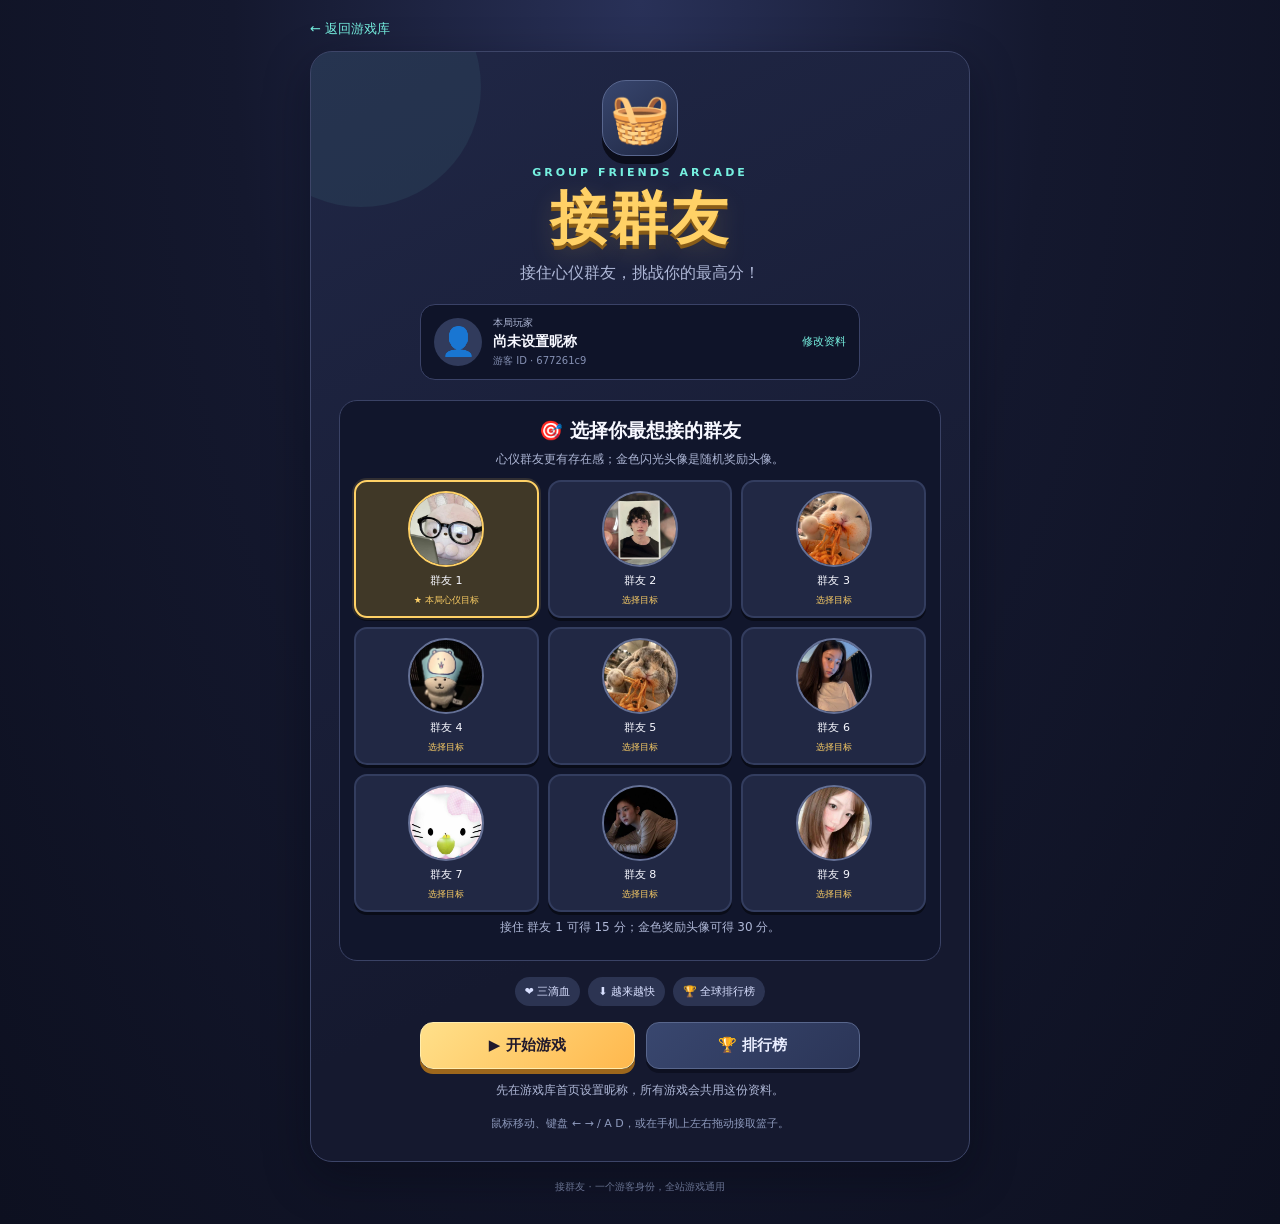
<file: catch.html>
<!doctype html>
<html lang="zh-CN">
<head>
<meta charset="utf-8">
<meta name="viewport" content="width=device-width,initial-scale=1,viewport-fit=cover">
<meta name="theme-color" content="#12152b">
<title>接群友 · 群友接取大作战</title>
<link rel="stylesheet" href="catch.css?v=20261023-notimer1">
<script src="config.js?v=20261023-catch1"></script>
<script src="identity.js?v=20261023-v1"></script>
</head>
<body>
<main class="catch-app">
  <a class="back-link" href="index.html">← 返回游戏库</a>
  <section id="cover" class="screen cover-screen">
    <div class="brand-mark" aria-hidden="true">🧺</div>
    <p class="eyebrow">GROUP FRIENDS ARCADE</p>
    <h1>接群友</h1>
    <p class="subtitle">接住心仪群友，挑战你的最高分！</p>
    <div class="identity-chip">
      <img id="profileAvatar" alt="" hidden>
      <span id="profileFallback" aria-hidden="true">👤</span>
      <div><small>本局玩家</small><strong id="profileName">正在读取游客资料…</strong><span id="profileId"></span></div>
      <a href="index.html#global-profile" class="edit-profile">修改资料</a>
    </div>
    <section class="pick-panel">
      <h2>🎯 选择你最想接的群友</h2>
      <p>心仪群友更有存在感；金色闪光头像是随机奖励头像。</p>
      <div id="targetPicker" class="target-picker" aria-label="选择心仪群友"></div>
      <p id="targetHint" class="target-hint">接住心仪群友可获得额外分数。</p>
    </section>
    <div class="rule-strip"><span>❤️ 三滴血</span><span>⬇️ 越来越快</span><span>🏆 全球排行榜</span></div>
    <div class="cover-actions">
      <button id="startButton" class="primary-button" type="button">▶ 开始游戏</button>
      <button id="rankingButton" class="secondary-button" type="button">🏆 排行榜</button>
    </div>
    <p id="coverStatus" class="status" role="status" aria-live="polite"></p>
    <p class="footnote">鼠标移动、键盘 ← → / A D，或在手机上左右拖动接取篮子。</p>
  </section>

  <section id="gameScreen" class="screen game-screen hidden">
    <div class="game-topline"><button id="gameBackButton" class="text-button" type="button">← 封面</button><strong>接群友</strong><span aria-hidden="true"></span></div>
    <div class="hud">
      <div class="hud-card"><span>当前分数</span><strong id="score">0</strong></div>
      <div class="hud-card"><span>存活时长</span><strong id="survivalTime">0:00</strong></div>
      <div class="hud-card lives-card"><span>剩余生命</span><strong id="lives" aria-label="剩余三滴血">♥ ♥ ♥</strong></div>
    </div>
    <div class="best-strip"><span>个人最佳</span><strong id="bestScore">0</strong><span id="bestBadge" aria-live="polite"></span></div>
    <div class="target-strip"><img id="targetAvatar" alt=""><span>本局目标：<strong id="targetName">群友 1</strong></span><span id="comboLabel">连击 ×0</span></div>
    <div class="playfield-wrap">
      <canvas id="playfield" width="480" height="640" aria-label="接群友游戏区域"></canvas>
      <div id="toast" class="toast" role="status" aria-live="polite"></div>
      <div id="resultOverlay" class="result-overlay hidden" role="dialog" aria-modal="true" aria-labelledby="resultTitle">
        <div class="result-card">
          <p class="eyebrow">ROUND COMPLETE</p>
          <h2 id="resultTitle">本局结束</h2>
          <div class="result-score"><strong id="finalScore">0</strong><span>分</span></div>
          <div class="result-stats">
            <div><small>接住头像</small><strong id="finalCaught">0</strong></div>
            <div><small>漏接头像</small><strong id="finalMissed">0</strong></div>
            <div><small>最高连击</small><strong id="finalCombo">0</strong></div>
            <div><small>游玩时长</small><strong id="finalDuration">0 秒</strong></div><div><small>个人最佳</small><strong id="finalBest">0</strong></div>
          </div>
          <p id="finishTimestamp" class="finish-timestamp"></p>
          <p id="uploadStatus" class="upload-status" role="status" aria-live="polite">正在上传本局成绩…</p>
          <button id="retryUploadButton" class="secondary-button hidden" type="button">重试上传</button>
          <button id="againButton" class="primary-button" type="button">再来一局</button>
          <button id="resultRankingButton" class="secondary-button" type="button">查看全球排行榜</button>
          <button id="resultCoverButton" class="text-button" type="button">返回封面</button>
        </div>
      </div>
    </div>
    <div class="game-help"><span>普通头像 +10</span><span>心仪群友 +15</span><span>金色奖励 +30</span><span>连续接中有连击奖励</span></div>
  </section>

  <section id="rankingScreen" class="screen ranking-screen hidden">
    <div class="ranking-header"><button id="rankingBackButton" class="text-button" type="button">← 返回封面</button><p class="eyebrow">WORLDWIDE SCOREBOARD</p><h2>🏆 全球排行榜</h2><p>按得分从高到低排名，同分优先展示更早完成的成绩。</p></div>
    <p id="rankingStatus" class="status" role="status" aria-live="polite">正在读取全球成绩…</p>
    <ol id="rankingList" class="ranking-list"></ol>
    <button id="refreshRankingButton" class="secondary-button" type="button">刷新排行榜</button>
  </section>
  <footer>接群友 · 一个游客身份，全站游戏通用</footer>
</main>
<script src="catch.js?v=20261023-top20fix1"></script>
</body>
</html>
</file>
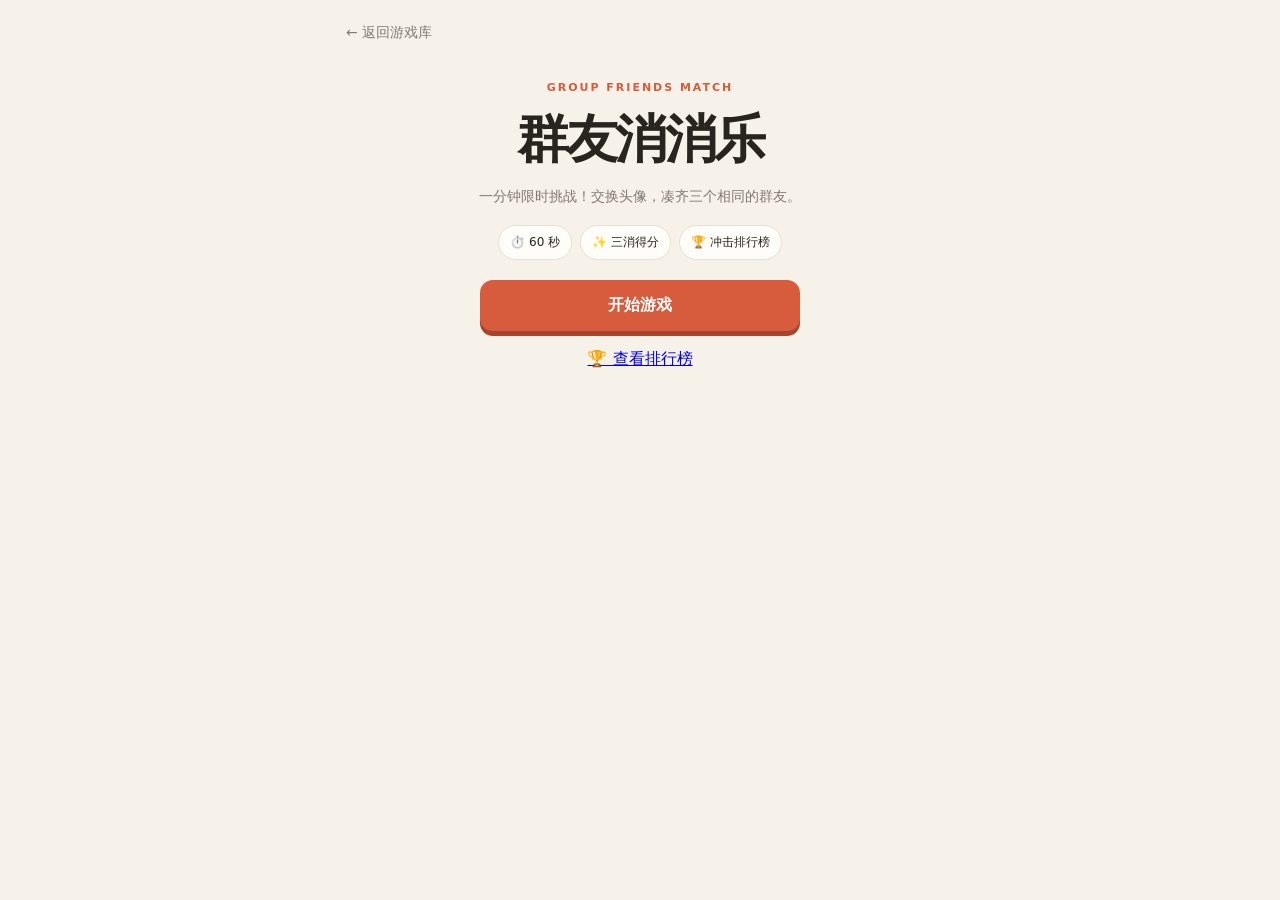
<file: match.html>
<!DOCTYPE html>
<html lang="zh-CN">
<head>
<meta charset="UTF-8"><meta name="viewport" content="width=device-width, initial-scale=1">
<meta name="theme-color" content="#f7f2e9">
<title>群友消消乐</title><link rel="stylesheet" href="match.css?v=20261022-fix2">
</head>
<body>
<main class="match-app">
  <a class="back-link" href="index.html">← 返回游戏库</a>
  <section id="gameCover" class="game-cover">
    <p class="eyebrow">GROUP FRIENDS MATCH</p>
    <h1>群友消消乐</h1>
    <p class="cover-subtitle">一分钟限时挑战！交换头像，凑齐三个相同的群友。</p>
    <div class="cover-rules"><span>⏱️ 60 秒</span><span>✨ 三消得分</span><span>🏆 冲击排行榜</span></div>
    <button id="startGame" class="start-game" type="button">开始游戏</button>
    <a class="ranking-open" href="ranking.html?v=20261022-fix2">🏆 查看排行榜</a>
  </section>
  <section id="gameArea" class="game-area hidden">
    <header class="hero"><p class="eyebrow">GROUP FRIENDS MATCH</p><h1>群友消消乐</h1><p>交换头像，凑齐三个相同的群友！</p></header>
    <section class="scorebar" aria-label="游戏数据">
      <div><span>当前分数</span><strong id="score">0</strong></div>
      <div><span>剩余时间</span><strong id="timeLeft">60</strong></div>
      <div><span>目标分数</span><strong id="target">1500</strong></div>
    </section>
    <div class="progress-track"><span id="progress"></span></div>
    <section class="game-shell">
      <div class="board-top"><span id="message" role="status" aria-live="polite">交换相邻头像，凑齐三个即可消除</span><button id="endGame" type="button">提前结束</button></div>
      <div id="board" class="board" role="grid" aria-label="群友消消乐棋盘"></div>
    </section>
  </section>
  <div id="result" class="result hidden" role="dialog" aria-modal="true" aria-labelledby="resultTitle"><div class="result-card"><div id="resultEmoji" class="result-emoji">🏁</div><h2 id="resultTitle">本局结束</h2><p id="resultText"></p><button id="playAgain" type="button">再来一局</button><a id="backToCover" href="#">返回封面</a></div></div>
</main>
<script src="identity.js?v=20261023-v1"></script>
<script src="match.js?v=20261023-identity2"></script>
</body></html>
</file>
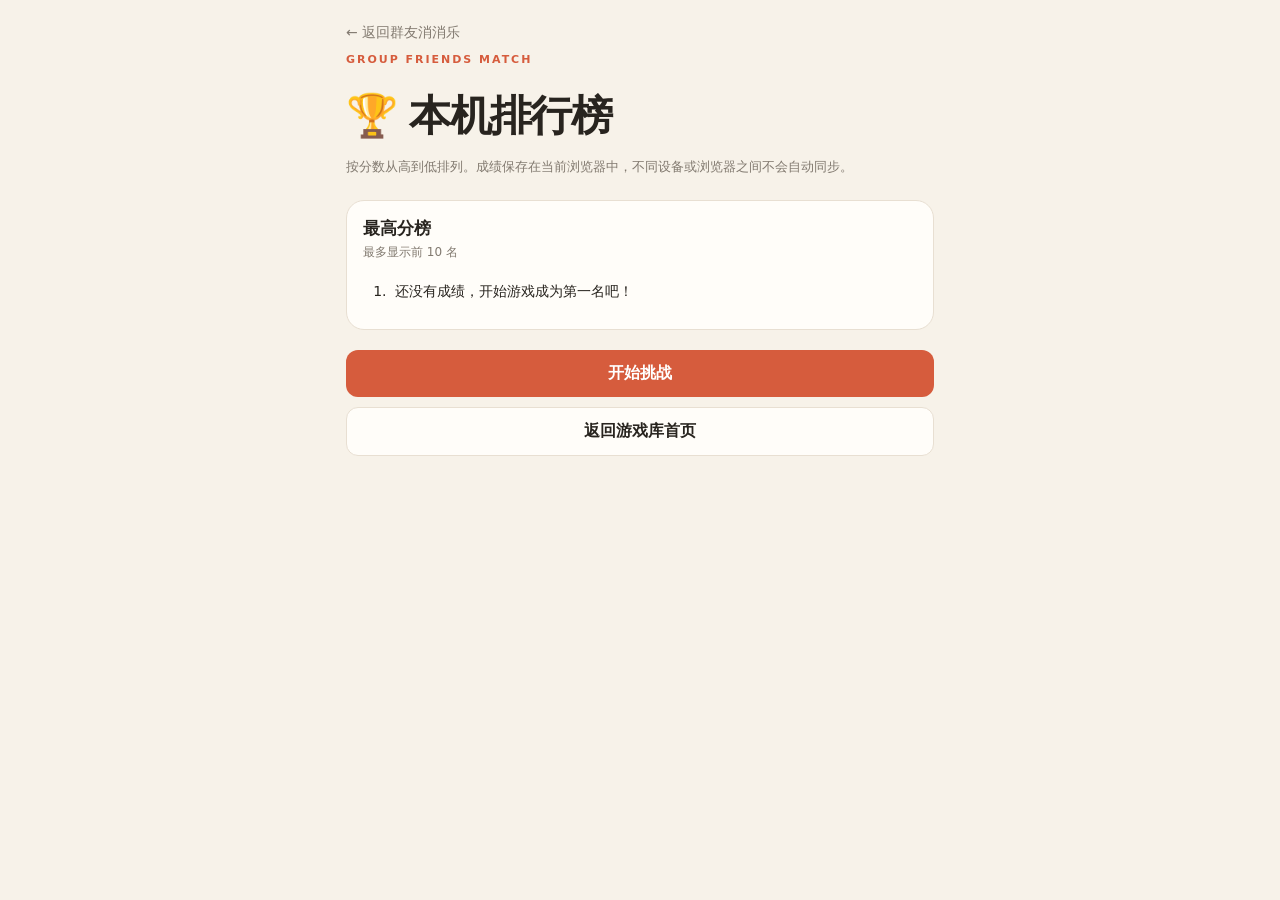
<file: ranking.html>
<!DOCTYPE html>
<html lang="zh-CN">
<head>
<meta charset="UTF-8">
<meta name="viewport" content="width=device-width, initial-scale=1">
<meta name="theme-color" content="#f7f2e9">
<title>群友消消乐 · 排行榜</title>
<link rel="stylesheet" href="match.css?v=20261022-fix2">
<style>
.ranking-page h1{font-size:clamp(30px,8vw,42px);margin:22px 0 6px;letter-spacing:-.04em}
.ranking-page .intro{font-size:13px;color:var(--muted);line-height:1.6}
.ranking-page .ranking-panel{margin-top:22px}
.ranking-page .ranking-list li{padding:12px 4px;font-size:14px}
.ranking-page .ranking-score{margin-left:10px}
.ranking-actions{display:grid;gap:10px;margin-top:20px}
.ranking-actions a{display:block;text-align:center;text-decoration:none;border-radius:12px;padding:13px 18px;font-weight:800}
.ranking-primary{background:var(--accent);color:white}
.ranking-secondary{border:1px solid var(--line);color:var(--ink);background:var(--card)}
</style>
</head>
<body>
<main class="match-app ranking-page">
  <a class="back-link" href="match.html?v=20261022-fix2">← 返回群友消消乐</a>
  <p class="eyebrow">GROUP FRIENDS MATCH</p>
  <h1>🏆 本机排行榜</h1>
  <p class="intro">按分数从高到低排列。成绩保存在当前浏览器中，不同设备或浏览器之间不会自动同步。</p>
  <section class="ranking-panel" aria-labelledby="rankingTitle">
    <h2 id="rankingTitle">最高分榜</h2>
    <p>最多显示前 10 名</p>
    <ol id="rankingList" class="ranking-list" aria-live="polite"></ol>
  </section>
  <div class="ranking-actions">
    <a class="ranking-primary" href="match.html?v=20261022-fix2">开始挑战</a>
    <a class="ranking-secondary" href="index.html">返回游戏库首页</a>
  </div>
</main>
<script>
(function(){
 const KEY='groupFriendsMatchRankingV1',list=document.getElementById('rankingList');
 let rows=[];
 try{const data=JSON.parse(localStorage.getItem(KEY)||'[]');if(Array.isArray(data))rows=data;}catch(_){}
 rows.sort((a,b)=>(Number(b.score)||0)-(Number(a.score)||0)).slice(0,10);
 if(!rows.length){const li=document.createElement('li');li.textContent='还没有成绩，开始游戏成为第一名吧！';list.appendChild(li);return;}
 rows.forEach((row,i)=>{
  const li=document.createElement('li');
  li.appendChild(document.createTextNode((i+1)+'. '+String(row.name||'神秘群友')+' · '+String(row.date||'')+' '));
  const score=document.createElement('span');score.className='ranking-score';score.textContent=(Number(row.score)||0).toLocaleString()+' 分';
  li.appendChild(score);list.appendChild(li);
 });
})();
</script>
</body>
</html>
</file>
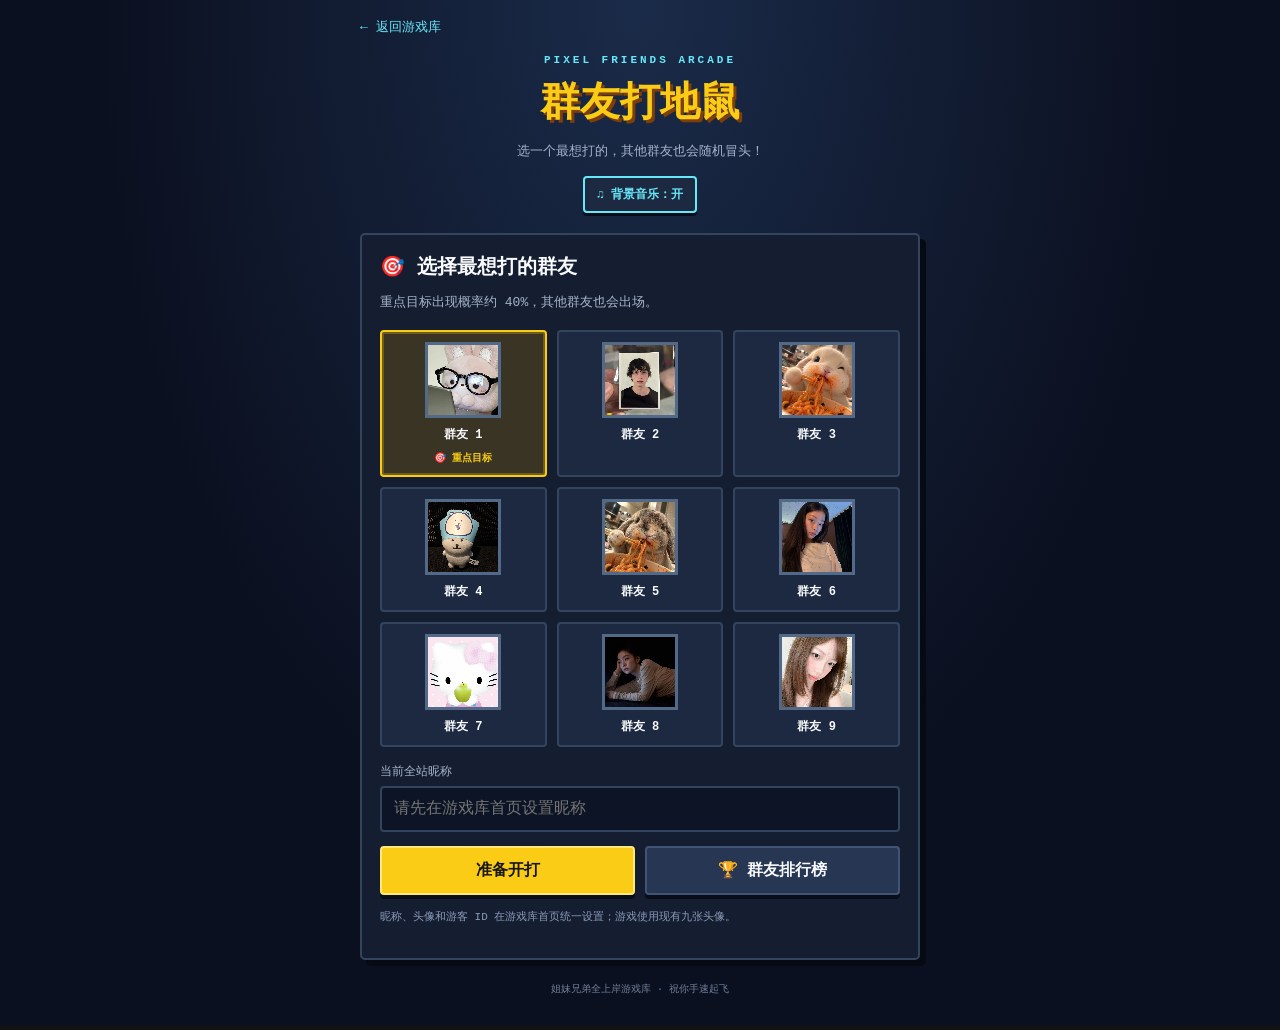
<file: whack.html>
<!doctype html><html lang="zh-CN"><head><meta charset="utf-8"><meta name="viewport" content="width=device-width,initial-scale=1,viewport-fit=cover"><meta name="theme-color" content="#111827"><title>群友打地鼠 · PIXEL FRIENDS ARCADE</title><link rel="stylesheet" href="whack.css?v=20261022-audio1"><script src="config.js?v=20261022-stop1"></script><script src="identity.js?v=20261023-v1"></script></head><body><main class="arcade"><a class="back-link" href="index.html">← 返回游戏库</a><header class="arcade-header"><div class="eyebrow">PIXEL FRIENDS ARCADE</div><h1>群友打地鼠</h1><p>选一个最想打的，其他群友也会随机冒头！</p><button id="audioToggle" class="audio-toggle" type="button" aria-pressed="true">♫ 背景音乐：开</button></header><section id="setup" class="panel"><h2>🎯 选择最想打的群友</h2><p class="muted">重点目标出现概率约 40%，其他群友也会出场。</p><div id="targetPicker" class="target-picker"></div><label class="name-label" for="playerName">当前全站昵称</label><input id="playerName" maxlength="40" placeholder="请先在游戏库首页设置昵称" autocomplete="nickname" readonly><div class="setup-actions"><button id="startGame" class="primary">准备开打</button><button id="showLeaderboard" class="secondary">🏆 群友排行榜</button></div><p class="small-note">昵称、头像和游客 ID 在游戏库首页统一设置；游戏使用现有九张头像。</p><p id="cloudSyncStatus" class="small-note" role="status" aria-live="polite"></p><button id="retryPendingButton" class="secondary hidden" type="button">重试上传待提交成绩</button></section><section id="game" class="hidden"><div class="hud"><div><span>剩余时间</span><strong id="time">30</strong><small>秒</small></div><div><span>当前得分</span><strong id="score">0</strong></div><div><span>最高连击</span><strong id="combo">0</strong></div></div><div id="targetBanner" class="target-banner"></div><div class="board-wrap"><div id="board" class="board"></div><div id="countdown" class="countdown hidden">3</div><div id="resultOverlay" class="result-overlay hidden"><div class="result-card"><div class="eyebrow">GAME OVER</div><h2 id="resultTitle">本局结算</h2><div class="final-score"><span id="finalScore">0</span><small>分</small></div><p id="resultSubtitle"></p><div class="stats-grid"><div><span>成功命中</span><strong id="finalHits">0</strong></div><div><span>最高连击</span><strong id="finalCombo">0</strong></div><div><span>炸弹误触</span><strong id="finalBombs">0</strong></div><div><span>命中准确率</span><strong id="finalAccuracy">100%</strong></div></div><p id="saveStatus" class="save-status">正在保存成绩…</p><button id="retrySave" class="secondary hidden" type="button">重试上传成绩</button><button id="shareScore" class="secondary" type="button">📸 保存 / 分享成绩卡</button><button id="playAgain" class="primary">再来一局</button><button id="backSetup" class="secondary">换个重点目标</button></div></div></div><div class="game-footer"><span id="comboMessage">准备好了吗？</span><span>普通 +1 · 皇冠 +3 · 墨镜 +5 · 炸弹 −2</span></div></section><section id="leaderboard" class="panel hidden"><div class="leader-head"><button id="leaderBack" class="back-small">← 返回</button><h2>🏆 群友打地鼠排行榜</h2></div><p id="leaderStatus" class="muted">正在读取云端成绩…</p><ol id="leaderList" class="leader-list"></ol><button id="refreshLeaderboard" class="secondary">刷新排行榜</button></section><footer>姐妹兄弟全上岸游戏库 · 祝你手速起飞</footer></main><script src="whack.js?v=20261023-cloudfix2"></script></body></html>
</file>
<file: catch.css>
:root{color-scheme:dark;--bg:#101326;--panel:#1b2039;--panel2:#252c4a;--line:#3a4267;--text:#f7f8ff;--muted:#aeb7d6;--gold:#ffd166;--aqua:#76f0e0;--pink:#ff87b7}*{box-sizing:border-box}html{min-height:100%;background:var(--bg)}body{margin:0;min-height:100vh;padding:18px 12px 30px;color:var(--text);background:radial-gradient(ellipse at top,#293158 0,#14182e 45%,#0d1020 100%);font-family:system-ui,-apple-system,"Segoe UI","Microsoft YaHei",sans-serif}button,input{font:inherit}button{cursor:pointer;touch-action:manipulation}.catch-app{width:min(100%,660px);margin:0 auto}.back-link{display:inline-block;margin:2px 0 13px;color:var(--aqua);text-decoration:none;font-size:13px}.screen{border:1px solid #3d4568;border-radius:22px;background:linear-gradient(155deg,#202746,#15192f 72%);box-shadow:0 16px 45px #05071166;padding:clamp(16px,4vw,28px)}.cover-screen{text-align:center;overflow:hidden;position:relative}.cover-screen:before{content:"";position:absolute;left:-70px;top:-85px;width:240px;height:240px;border-radius:50%;background:#76f0e011;pointer-events:none}.brand-mark{width:76px;height:76px;margin:0 auto 10px;display:grid;place-items:center;font-size:48px;border-radius:24px;background:linear-gradient(145deg,#38466e,#202844);border:1px solid #58668e;box-shadow:0 8px 0 #0b0d1b}.eyebrow{margin:8px 0;color:var(--aqua);font-size:11px;font-weight:900;letter-spacing:3px}.cover-screen h1{margin:3px 0;font-size:clamp(38px,9vw,58px);line-height:1.1;color:var(--gold);letter-spacing:2px;text-shadow:0 4px 0 #885c18,0 8px 26px #f7c85b32}.subtitle{margin:12px 0 20px;color:var(--muted)}.identity-chip{display:flex;align-items:center;gap:11px;max-width:440px;margin:0 auto 20px;padding:11px 13px;text-align:left;background:#0f1429;border:1px solid var(--line);border-radius:15px}.identity-chip>img,.identity-chip>#profileFallback{width:48px;height:48px;flex:0 0 48px;border-radius:50%;object-fit:cover;background:#313b5c;display:grid;place-items:center;font-size:28px}.identity-chip>div{min-width:0;flex:1;display:grid;gap:3px}.identity-chip small{font-size:10px;color:var(--muted)}.identity-chip strong{overflow-wrap:anywhere;font-size:14px}.identity-chip #profileId{color:#8590b3;font-size:10px}.edit-profile{font-size:11px;color:var(--aqua);white-space:nowrap;text-decoration:none}.pick-panel{padding:17px 14px 12px;border-radius:18px;text-align:left;background:#11162c;border:1px solid #3a4265}.pick-panel h2{margin:0 0 5px;text-align:center;font-size:19px}.pick-panel>p{font-size:12px;line-height:1.5;color:var(--muted);text-align:center;margin:6px 0 12px}.target-picker{display:grid;grid-template-columns:repeat(3,minmax(0,1fr));gap:9px}.target-option{min-width:0;display:flex;flex-direction:column;align-items:center;gap:6px;padding:9px 5px;border:2px solid #333d5f;border-radius:13px;background:#212844;color:var(--text);box-shadow:0 3px 0 #090c18}.target-option.selected{border-color:var(--gold);background:#403827;box-shadow:0 0 0 2px #ffd16622,0 3px 0 #090c18}.target-option img{display:block;width:clamp(48px,12vw,76px);height:clamp(48px,12vw,76px);object-fit:cover;border-radius:50%;border:2px solid #647095}.target-option.selected img{border-color:var(--gold)}.target-option span{font-size:11px;overflow-wrap:anywhere}.target-option small{font-size:9px;color:var(--gold)}.rule-strip{display:flex;justify-content:center;gap:8px;flex-wrap:wrap;margin:16px 0}.rule-strip span{padding:7px 10px;border-radius:99px;background:#2c3452;color:#d9e0ff;font-size:11px}.cover-actions{display:grid;grid-template-columns:1fr 1fr;gap:11px;max-width:440px;margin:14px auto 0}.primary-button,.secondary-button{width:100%;border-radius:13px;padding:13px 15px;font-size:15px;font-weight:850;border:1px solid transparent;transition:transform .12s,filter .12s}.primary-button{color:#20192c;background:linear-gradient(135deg,#ffe08a,#ffb84d);border-color:#ffedae;box-shadow:0 5px 0 #9d671c}.secondary-button{color:#e9edff;background:linear-gradient(135deg,#39476f,#2b3557);border-color:#58668c;box-shadow:0 4px 0 #0d1021}.primary-button:active,.secondary-button:active{transform:translateY(2px);box-shadow:0 2px 0 #0d1021}.status{min-height:18px;text-align:center;color:var(--muted);font-size:12px;line-height:1.5}.footnote{margin:16px 0 0;color:#8e9abd;font-size:11px;line-height:1.65}.hidden{display:none!important}.game-screen{padding:12px}.game-topline{display:flex;align-items:center;justify-content:space-between;gap:8px;padding:0 3px 12px}.game-topline strong{font-size:18px;color:var(--gold)}.text-button{border:0;background:transparent;color:var(--aqua);padding:8px 6px;font-size:12px;font-weight:750}.hud{display:grid;grid-template-columns:1fr 1fr 1.25fr;gap:7px;margin-bottom:9px}.hud-card{min-width:0;padding:8px 5px;text-align:center;border:1px solid var(--line);background:#11162b;border-radius:11px}.hud-card>span{display:block;color:var(--muted);font-size:10px;margin-bottom:4px}.hud-card>strong{display:block;font-size:23px;color:var(--gold);line-height:1.2;white-space:nowrap}.hud-card>strong small{font-size:11px;color:var(--muted)}.lives-card>strong{font-size:18px;letter-spacing:2px;color:#ff708d}.target-strip{display:flex;align-items:center;gap:8px;min-width:0;margin-bottom:9px;padding:8px 10px;background:#2a2f4c;border:1px solid #424b70;border-radius:12px;font-size:12px}.target-strip img{width:32px;height:32px;object-fit:cover;border-radius:50%;border:2px solid var(--gold)}.target-strip>span:nth-child(2){flex:1;min-width:0}.target-strip strong{color:var(--gold)}#comboLabel{font-size:10px;color:var(--aqua);white-space:nowrap}.playfield-wrap{position:relative;overflow:hidden;border-radius:15px;border:2px solid #48547e;background:#e8f6ff;box-shadow:inset 0 0 0 3px #0b1020}.playfield-wrap canvas{display:block;width:100%;height:auto;aspect-ratio:3/4;touch-action:none;cursor:crosshair}.toast{position:absolute;z-index:2;top:13px;left:50%;transform:translate(-50%,-5px);opacity:0;pointer-events:none;max-width:90%;width:max-content;padding:9px 13px;border-radius:99px;background:#151b33ed;border:1px solid #58668c;color:#fff;font-size:12px;font-weight:800;text-align:center;transition:opacity .12s,transform .12s}.toast.show{opacity:1;transform:translate(-50%,0)}.result-overlay{position:absolute;inset:0;z-index:5;display:flex;align-items:center;justify-content:center;padding:10px;background:#0d1020dc;overflow:auto}.result-card{width:100%;max-width:380px;padding:20px 15px;text-align:center;background:linear-gradient(145deg,#273052,#181d35);border:2px solid var(--gold);border-radius:18px;box-shadow:0 10px 35px #0008}.result-card h2{margin:4px 0 8px;font-size:25px}.result-score{display:flex;align-items:baseline;justify-content:center;gap:6px;color:var(--gold)}.result-score strong{font-size:54px;line-height:1.15}.result-score span{font-size:15px}.result-stats{display:grid;grid-template-columns:repeat(2,minmax(0,1fr));gap:7px;margin:13px 0}.result-stats div{padding:9px 5px;border-radius:10px;background:#10162a;border:1px solid #3a4265}.result-stats small{display:block;color:var(--muted);font-size:10px;margin-bottom:4px}.result-stats strong{font-size:17px}.finish-timestamp,.upload-status{font-size:11px;line-height:1.5;color:var(--muted);overflow-wrap:anywhere}.result-card button{margin-top:8px}.result-card .text-button{width:100%}.game-help{display:flex;justify-content:center;gap:8px;flex-wrap:wrap;padding:12px 3px 2px;color:var(--muted);font-size:10px}.game-help span{padding:5px 7px;background:#11162b;border-radius:7px}.ranking-screen{padding:20px}.ranking-header{text-align:center}.ranking-header h2{margin:6px 0;color:var(--gold);font-size:29px}.ranking-header p:not(.eyebrow){font-size:12px;color:var(--muted);line-height:1.6}.ranking-header .text-button{display:block;margin-bottom:8px}.ranking-list{list-style:none;padding:0;margin:16px 0}.ranking-row{display:grid;grid-template-columns:27px 42px minmax(0,1fr) auto;align-items:center;gap:8px;padding:10px 1px;border-bottom:1px solid #333b5a}.rank-number{text-align:center;font-weight:900;color:var(--gold)}.rank-avatar{width:40px;height:40px;object-fit:cover;border-radius:50%;border:1px solid #4d587b;background:#2a3352}.rank-player{min-width:0}.rank-player strong{display:block;font-size:13px;overflow-wrap:anywhere}.rank-player small{display:block;margin-top:4px;font-size:10px;color:var(--muted);line-height:1.45}.rank-metric{text-align:right;color:var(--gold);font-size:15px;font-weight:900;white-space:nowrap}.empty-rank{text-align:center;padding:28px 8px;color:var(--muted);font-size:13px}footer{text-align:center;padding:18px 5px 0;color:#7883a5;font-size:10px}@media(max-width:400px){body{padding:10px 8px 22px}.screen{border-radius:16px;padding:13px}.identity-chip{gap:8px;padding:8px}.identity-chip>img,.identity-chip>#profileFallback{width:40px;height:40px;flex-basis:40px}.edit-profile{font-size:10px}.pick-panel{padding:13px 8px}.target-picker{gap:6px}.target-option{padding:7px 3px}.target-option img{width:48px;height:48px}.cover-actions{gap:8px}.primary-button,.secondary-button{padding:12px 8px;font-size:13px}.hud{gap:5px}.hud-card>strong{font-size:20px}.ranking-row{grid-template-columns:23px 36px minmax(0,1fr) auto;gap:6px}.rank-avatar{width:34px;height:34px}.rank-metric{font-size:13px}}@media(prefers-reduced-motion:reduce){*,*::before,*::after{scroll-behavior:auto!important;transition:none!important}}
.best-strip{display:flex;align-items:center;gap:8px;margin:0 0 9px;padding:7px 11px;border-radius:10px;background:#11162b;border:1px solid #3a4267;color:var(--muted);font-size:11px}
.best-strip strong{color:var(--gold);font-size:16px}
#bestBadge{margin-left:auto;color:var(--aqua);font-weight:800}

[hidden]{display:none!important}
</file>
<file: match.css>
:root{color-scheme:light;--ink:#28241f;--muted:#827a70;--paper:#f7f2e9;--card:#fffdf9;--line:#e8dfd2;--accent:#d65c3d;--tile:#eee5d8}*{box-sizing:border-box}body{margin:0;background:var(--paper);color:var(--ink);font-family:ui-rounded,"SF Pro Rounded",system-ui,-apple-system,"Segoe UI",sans-serif}.match-app{max-width:620px;margin:auto;padding:22px 16px 40px}.back-link{color:var(--muted);text-decoration:none;font-size:14px}.hero{text-align:center;padding:14px 0 20px}.eyebrow{font-size:11px;letter-spacing:.18em;color:var(--accent);font-weight:800}.hero h1{font-size:clamp(32px,8vw,48px);letter-spacing:-.05em;margin:7px 0}.hero p:last-child{margin:0;color:var(--muted);font-size:14px}.scorebar{display:grid;grid-template-columns:repeat(3,1fr);gap:9px}.scorebar>div{background:var(--card);border:1px solid var(--line);border-radius:15px;padding:12px 8px;text-align:center}.scorebar span{display:block;font-size:12px;color:var(--muted);margin-bottom:4px}.scorebar strong{font-size:24px;font-variant-numeric:tabular-nums}.progress-track{height:6px;background:#e7ddd0;border-radius:99px;overflow:hidden;margin:13px 2px 16px}.progress-track span{display:block;height:100%;width:0;background:var(--accent);transition:width .2s}.game-shell{background:var(--card);border:1px solid var(--line);border-radius:20px;padding:12px;box-shadow:0 8px 25px #47351a0a}.board-top{display:flex;justify-content:space-between;align-items:center;gap:8px;margin:0 0 10px;min-height:34px}.board-top span{font-size:12px;color:var(--muted)}button{font:inherit;cursor:pointer}.board-top button,.result-card button{border:0;background:var(--ink);color:white;border-radius:10px;padding:9px 12px;font-size:12px;font-weight:700}.board{display:grid;grid-template-columns:repeat(8,minmax(0,1fr));gap:4px;background:#e7ded1;border-radius:13px;padding:5px;touch-action:manipulation}.tile{position:relative;aspect-ratio:1;min-width:0;border:0;padding:0;border-radius:9px;background:var(--tile);overflow:hidden;transition:transform .12s,box-shadow .12s,opacity .12s}.tile img{display:block;width:100%;height:100%;object-fit:cover;pointer-events:none}.tile.selected{z-index:1;box-shadow:0 0 0 3px var(--accent),0 4px 10px #a3402c40;transform:scale(.92)}.tile.matched{animation:pop .18s ease-in forwards}.tile:focus-visible{outline:3px solid var(--accent);outline-offset:1px}@keyframes pop{to{transform:scale(.25);opacity:.15}}.avatar-guide{padding:20px 2px}.avatar-guide h2{font-size:16px;margin:0 0 4px}.avatar-guide p{font-size:12px;color:var(--muted);margin:0 0 12px}.legend{display:grid;grid-template-columns:repeat(9,minmax(0,1fr));gap:6px}.legend img{width:100%;aspect-ratio:1;object-fit:cover;border-radius:9px;border:1px solid var(--line)}.result{position:fixed;inset:0;background:#211c17a8;display:grid;place-items:center;padding:20px;z-index:10}.hidden{display:none!important}.result-card{background:var(--card);border-radius:22px;padding:30px 24px;text-align:center;width:min(100%,330px);box-shadow:0 20px 70px #0003}.result-emoji{font-size:44px}.result-card h2{margin:8px 0}.result-card p{color:var(--muted);line-height:1.6}.result-card button{font-size:14px;padding:12px 20px;margin:5px}.result-card a{display:block;color:var(--muted);font-size:13px;margin-top:13px;text-decoration:none}@media(max-width:380px){.match-app{padding:16px 10px 30px}.board{gap:3px;padding:4px}.tile{border-radius:6px}.scorebar strong{font-size:21px}.legend{gap:3px}.legend img{border-radius:6px}}@media(prefers-reduced-motion:reduce){*,*::before,*::after{animation-duration:.01ms!important;transition-duration:.01ms!important}}
/* 可消除提示 */
.tile.hint-glow{z-index:2;animation:hint-pulse .9s ease-in-out infinite alternate;box-shadow:0 0 0 2px #ffd34d,0 0 9px 4px #ffca3a,0 0 18px 6px #ffb52b99}
@keyframes hint-pulse{from{filter:brightness(1)}to{filter:brightness(1.22);box-shadow:0 0 0 3px #ffe37a,0 0 15px 7px #ffc52f,0 0 24px 9px #ffb52b99}}
.ranking-panel{margin-top:18px;padding:16px;background:var(--card);border:1px solid var(--line);border-radius:18px}
.ranking-panel h2{font-size:17px;margin:0 0 4px}.ranking-panel p{font-size:12px;color:var(--muted);margin:0 0 10px}
.ranking-list{padding-left:28px;margin:0}.ranking-list li{padding:7px 2px;border-bottom:1px solid var(--line);font-size:13px}.ranking-list li:last-child{border-bottom:0}.ranking-score{font-weight:800;float:right}

/* 游戏封面与一分钟限时模式 */
.game-cover{text-align:center;padding:28px 0 8px}
.game-cover h1{font-size:clamp(36px,9vw,52px);letter-spacing:-.05em;margin:8px 0 10px}
.cover-subtitle{color:var(--muted);font-size:14px;line-height:1.6;max-width:360px;margin:0 auto 18px}
.cover-rules{display:flex;justify-content:center;flex-wrap:wrap;gap:8px;margin:0 auto 20px}
.cover-rules span{background:var(--card);border:1px solid var(--line);border-radius:999px;padding:8px 11px;font-size:12px}
.start-game{display:block;width:min(100%,320px);margin:0 auto 18px;border:0;border-radius:13px;background:var(--accent);color:#fff;font-size:16px;font-weight:800;padding:15px 22px;box-shadow:0 5px 0 #a9442c;transition:transform .12s,box-shadow .12s}
.start-game:active{transform:translateY(3px);box-shadow:0 2px 0 #a9442c}
.cover-ranking{margin-top:24px;text-align:left}
.game-area .hero{padding-top:8px}
.scorebar>div.time-low{border-color:var(--accent);color:var(--accent);background:#fff0e9}
.scorebar>div.time-low strong{color:var(--accent)}
</file>
<file: whack.css>
:root{color-scheme:dark;--bg:#0b1020;--panel:#151d31;--panel2:#1d2941;--line:#33445f;--cyan:#67e8f9;--yellow:#facc15;--red:#fb7185;--text:#f8fafc;--muted:#a6b4ca}*{box-sizing:border-box}body{margin:0;min-height:100vh;padding:18px 12px 30px;background:radial-gradient(ellipse at top,#1a2b49,#0b1020 60%);color:var(--text);font-family:ui-monospace,SFMono-Regular,Consolas,"Microsoft YaHei",monospace}button,input{font:inherit}button{cursor:pointer;touch-action:manipulation;border:2px solid #415477;border-radius:4px;padding:12px 14px;font-weight:900;color:var(--text);background:#263653;box-shadow:0 4px 0 #080d18}button:active{transform:translateY(2px);box-shadow:0 2px 0 #080d18}.arcade{width:min(100%,560px);margin:auto}.back-link{display:inline-block;margin-bottom:14px;color:var(--cyan);text-decoration:none;font-size:13px}.arcade-header{text-align:center;margin:4px 0 20px}.eyebrow{font-size:11px;font-weight:900;letter-spacing:3px;color:var(--cyan)}h1{font-size:clamp(28px,7vw,40px);margin:8px 0;color:var(--yellow);text-shadow:3px 3px #7c3e0a}h2{font-size:20px;margin:0 0 10px}.arcade-header p,.muted{color:var(--muted);font-size:13px;line-height:1.6}.panel{padding:18px;background:var(--panel);border:2px solid var(--line);box-shadow:6px 6px #060a13;border-radius:5px}.target-picker{display:grid;grid-template-columns:repeat(3,minmax(0,1fr));gap:10px;margin:16px 0}.target-option{display:flex;flex-direction:column;align-items:center;gap:8px;min-width:0;padding:10px 6px;background:var(--panel2);border:2px solid var(--line);box-shadow:none}.target-option.selected{border-color:var(--yellow);box-shadow:inset 0 0 0 2px #facc1544;background:#3a3424}.target-option img{width:min(100%,76px);aspect-ratio:1;object-fit:cover;image-rendering:pixelated;border:3px solid #526987}.target-option.selected:after{content:"🎯 重点目标";font-size:10px;color:var(--yellow)}.target-option span{font-size:12px}.name-label{display:block;margin:12px 0 6px;font-size:12px;color:var(--muted)}input{width:100%;padding:12px;border:2px solid var(--line);border-radius:4px;background:#0c1425;color:white}.setup-actions{display:grid;grid-template-columns:1fr 1fr;gap:10px;margin-top:14px}.primary{background:var(--yellow);color:#171717;border-color:#ffe77b}.secondary{background:#263653}.small-note{font-size:11px;line-height:1.6;color:#899bb7;margin-top:14px}.hidden{display:none!important}.hud{display:grid;grid-template-columns:repeat(3,1fr);gap:8px;margin-bottom:10px}.hud>div{display:flex;align-items:baseline;justify-content:center;gap:5px;flex-wrap:wrap;padding:10px 4px;background:var(--panel);border:2px solid var(--line);text-align:center}.hud span{width:100%;font-size:10px;color:var(--muted)}.hud strong{font-size:25px;color:var(--yellow)}.hud small{font-size:10px;color:var(--muted)}.target-banner{text-align:center;padding:10px;margin-bottom:12px;border:2px dashed #c28d16;background:#2a271d;color:var(--yellow);font-size:13px;font-weight:900}.board-wrap{position:relative;padding:10px;background:#111a2c;border:3px solid #405578;box-shadow:inset 0 0 0 3px #070b14}.board{display:grid;grid-template-columns:repeat(3,minmax(0,1fr));gap:9px}.hole{position:relative;aspect-ratio:1;overflow:hidden;display:flex;align-items:center;justify-content:center;border:3px solid #3b4b66;background:linear-gradient(#18243a 0 56%,#090e19 56%);box-shadow:inset 0 -8px #060a12;cursor:pointer;user-select:none;touch-action:manipulation}.hole:before{content:"";position:absolute;left:12%;right:12%;bottom:12%;height:28%;border-radius:50%;background:#050811;border:2px solid #34415a}.hole.empty:after{content:"";position:absolute;bottom:19%;left:20%;right:20%;height:8%;background:#1d2a40;border-radius:50%}.mole{position:relative;z-index:1;width:76%;height:76%;object-fit:cover;image-rendering:pixelated;border:4px solid #e5e7eb;box-shadow:4px 4px #050811;animation:pop .12s steps(2,end)}.hole.focus-hole .mole{border-color:var(--yellow);outline:3px solid #fb7185;outline-offset:-7px}.role-tag{position:absolute;z-index:2;top:3px;right:3px;padding:3px 4px;font-size:10px;font-weight:900;background:#111827;color:var(--yellow);border:1px solid currentColor}.hole.bomb .mole{object-fit:contain;background:#25151c;border-color:var(--red);padding:12%;image-rendering:auto}.countdown{position:absolute;inset:0;z-index:8;display:grid;place-items:center;background:#080d18c9;color:var(--yellow);font-size:clamp(70px,18vw,120px);font-weight:1000}.result-overlay{position:absolute;inset:0;z-index:9;display:flex;align-items:center;justify-content:center;padding:12px;background:#080d18ef;overflow:auto}.result-card{width:100%;max-width:360px;padding:18px 14px;text-align:center;background:var(--panel);border:3px solid var(--yellow);box-shadow:6px 6px #050811}.result-card h2{color:var(--cyan);margin-top:7px}.final-score{display:flex;align-items:baseline;justify-content:center;gap:5px;color:var(--yellow);font-size:54px;font-weight:1000;text-shadow:3px 3px #7c3e0a}.final-score small{font-size:15px}.result-card>p{font-size:12px;color:var(--muted)}.stats-grid{display:grid;grid-template-columns:1fr 1fr;gap:7px;margin:14px 0}.stats-grid div{padding:10px 4px;background:#0d1525;border:1px solid var(--line)}.stats-grid span{display:block;font-size:10px;color:var(--muted);margin-bottom:5px}.stats-grid strong{font-size:20px}.save-status{min-height:18px}.result-card button{width:100%;margin-top:8px}.game-footer{display:flex;justify-content:space-between;gap:8px;flex-wrap:wrap;padding:12px 2px;font-size:10px;color:var(--muted)}#comboMessage{font-weight:900;color:var(--cyan)}.leader-head{display:flex;align-items:center;gap:10px}.leader-head h2{flex:1;font-size:17px}.back-small{padding:7px 9px;font-size:11px;box-shadow:none}.leader-list{padding:0;list-style:none}.leader-list li{display:flex;align-items:center;gap:10px;padding:10px 4px;border-bottom:1px solid var(--line)}.rank{width:28px;color:var(--yellow);font-weight:900;text-align:center}.rank-avatar{width:42px;height:42px;object-fit:cover;image-rendering:pixelated;border:2px solid var(--line)}.rank-info{min-width:0;flex:1}.rank-name{font-size:13px;font-weight:900;overflow-wrap:anywhere}.rank-meta{font-size:10px;color:var(--muted);margin-top:4px}.rank-score{font-size:18px;font-weight:1000;color:var(--yellow)}footer{text-align:center;margin-top:22px;color:#71819b;font-size:10px}@keyframes pop{from{transform:translateY(14px) scale(.75)}to{transform:translateY(0) scale(1)}}@media(max-width:390px){body{padding:12px 8px}.panel{padding:13px}.board{gap:6px}.board-wrap{padding:6px}.hud strong{font-size:21px}.hole{border-width:2px}.target-picker{gap:6px}.target-option{padding:7px 3px}.setup-actions{grid-template-columns:1fr}}@media(prefers-reduced-motion:reduce){*,*:before,*:after{animation:none!important}}.audio-toggle{display:block;margin:12px auto 0;padding:8px 12px;font-size:12px;background:#1d2941;border-color:#67e8f9;color:#67e8f9;box-shadow:0 3px 0 #080d18}.audio-toggle[aria-pressed="false"]{color:#a6b4ca;border-color:#33445f}
</file>
